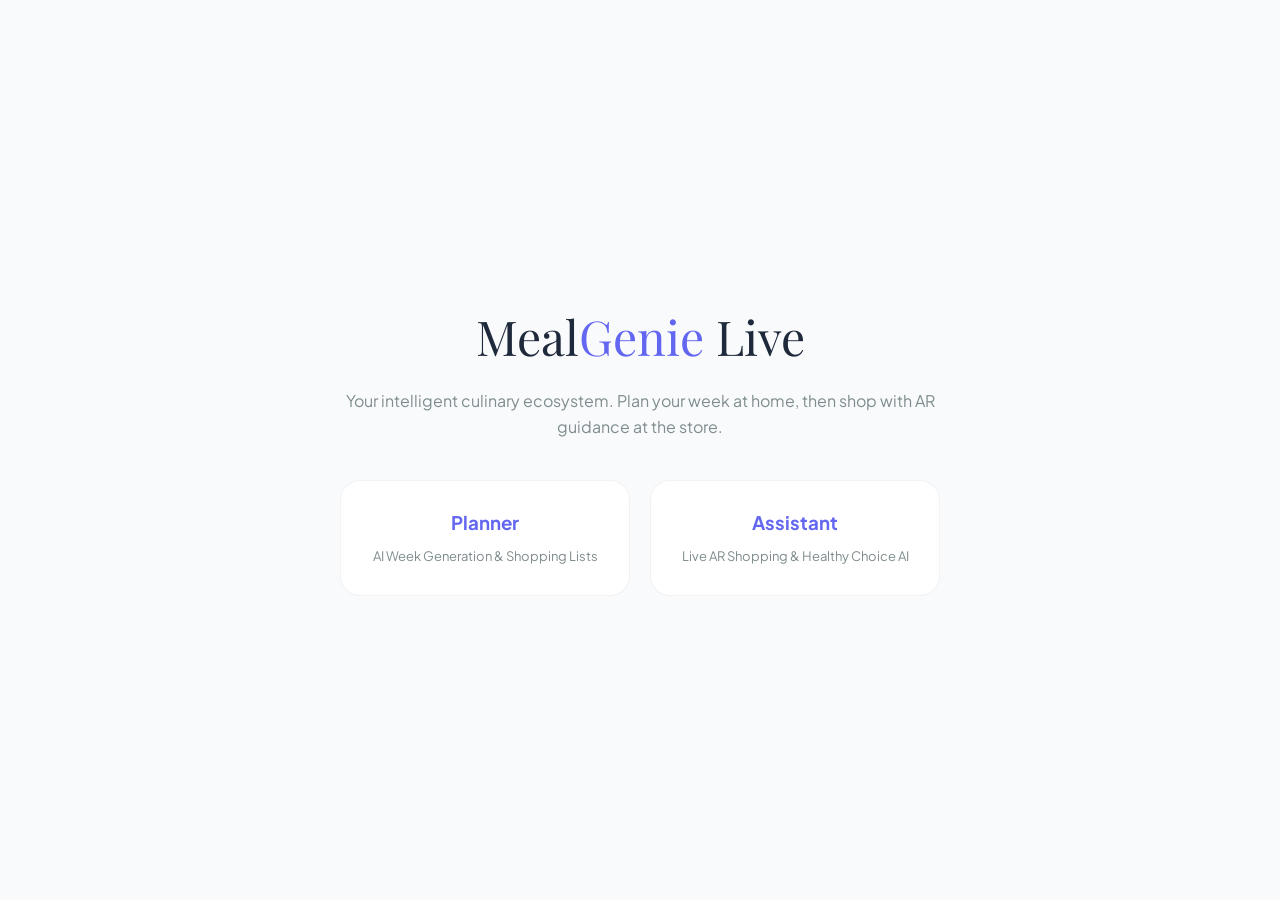
<file: index.html>
<!DOCTYPE html>
<html lang="en">
<head>
    <meta charset="UTF-8">
    <meta name="viewport" content="width=device-width, initial-scale=1.0">
    <title>MealGenie Live Suite</title>
    <link rel="preconnect" href="https://fonts.googleapis.com">
    <link rel="preconnect" href="https://fonts.gstatic.com" crossorigin>
    <link href="https://fonts.googleapis.com/css2?family=Playfair+Display:wght@700&family=Plus+Jakarta+Sans:wght@400;600;700&display=swap" rel="stylesheet">
    <style>
        :root { --primary: #6366f1; --bg: #f8fafc; --text: #1e293b; }
        body { font-family: 'Plus Jakarta Sans', sans-serif; background: var(--bg); color: var(--text); display: flex; align-items: center; justify-content: center; height: 100vh; margin: 0; text-align: center; }
        .container { max-width: 600px; padding: 40px; }
        #logo { font-family: 'Playfair Display', serif; font-size: 48px; margin-bottom: 20px; }
        #logo span { color: var(--primary); }
        p { color: #7f8c8d; line-height: 1.6; margin-bottom: 40px; }
        .choices { display: grid; grid-template-columns: 1fr 1fr; gap: 20px; }
        .choice { background: white; padding: 30px; border-radius: 20px; text-decoration: none; color: inherit; border: 1px solid rgba(0,0,0,0.05); transition: all 0.3s ease; }
        .choice:hover { transform: translateY(-5px); border-color: var(--primary); box-shadow: 0 10px 30px rgba(0,0,0,0.05); }
        .choice h3 { margin: 0 0 10px; color: var(--primary); }
        .choice span { font-size: 13px; color: #7f8c8d; }
        @media (max-width: 500px) { .choices { grid-template-columns: 1fr; } }
    </style>
</head>
<body>
    <div class="container">
        <div id="logo">Meal<span>Genie</span> Live</div>
        <p>Your intelligent culinary ecosystem. Plan your week at home, then shop with AR guidance at the store.</p>
        
        <div class="choices">
            <a href="planner/index.html" class="choice">
                <h3>Planner</h3>
                <span>AI Week Generation & Shopping Lists</span>
            </a>
            <a href="live/index.html" class="choice">
                <h3>Assistant</h3>
                <span>Live AR Shopping & Healthy Choice AI</span>
            </a>
        </div>
    </div>
</body>
</html>
</file>
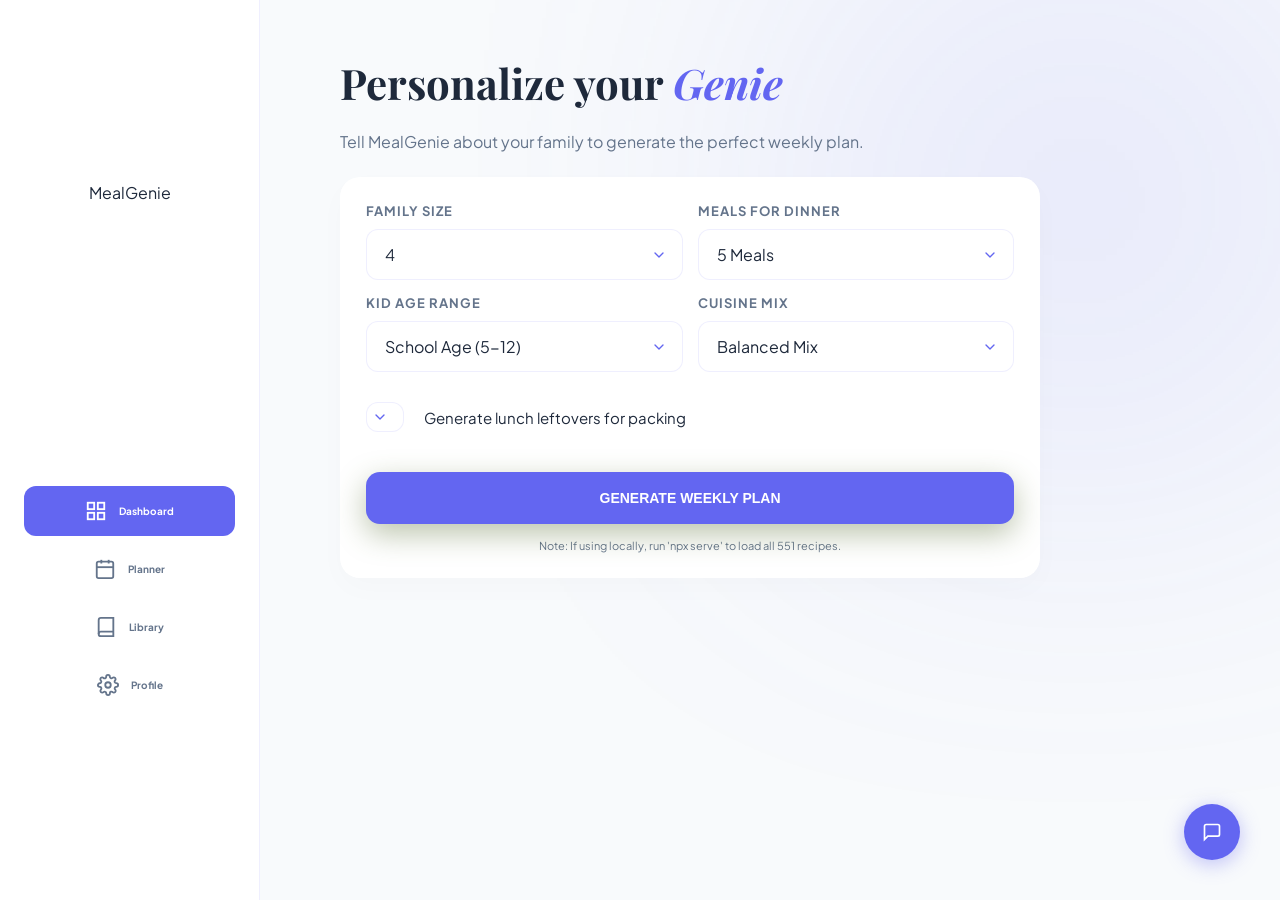
<file: planner/index.html>
<!DOCTYPE html>
<html lang="en">
<head>
    <meta charset="UTF-8">
    <meta name="viewport" content="width=device-width, initial-scale=1.0, maximum-scale=1.0, user-scalable=no, viewport-fit=cover">
    <meta name="apple-mobile-web-app-capable" content="yes">
    <meta name="apple-mobile-web-app-status-bar-style" content="black-translucent">
    <title>MealGenie - Intelligent Family Meal Planning</title>
    <link rel="stylesheet" href="planner.css">
    <link rel="preconnect" href="https://fonts.googleapis.com">
    <link rel="preconnect" href="https://fonts.gstatic.com" crossorigin>
    <link href="https://fonts.googleapis.com/css2?family=Playfair+Display:wght@700&family=Plus+Jakarta+Sans:wght@300;400;500;600;700&display=swap" rel="stylesheet">
</head>
<body>
    <div id="app">
        <!-- Sidebar Navigation -->
        <nav id="main-nav">
            <div class="logo">Meal<span>Genie</span></div>
            <ul class="nav-items">
                <li class="active" data-tab="dashboard">
                    <svg viewBox="0 0 24 24" fill="none" stroke="currentColor" stroke-width="2"><rect x="3" y="3" width="7" height="7"></rect><rect x="14" y="3" width="7" height="7"></rect><rect x="14" y="14" width="7" height="7"></rect><rect x="3" y="14" width="7" height="7"></rect></svg>
                    <span>Dashboard</span>
                </li>
                <li data-tab="planner">
                    <svg viewBox="0 0 24 24" fill="none" stroke="currentColor" stroke-width="2"><rect x="3" y="4" width="18" height="18" rx="2" ry="2"></rect><line x1="16" y1="2" x2="16" y2="6"></line><line x1="8" y1="2" x2="8" y2="6"></line><line x1="3" y1="10" x2="21" y2="10"></line></svg>
                    <span>Planner</span>
                </li>
                <li data-tab="recipes">
                    <svg viewBox="0 0 24 24" fill="none" stroke="currentColor" stroke-width="2"><path d="M4 19.5A2.5 2.5 0 0 1 6.5 17H20"></path><path d="M6.5 2H20v20H6.5A2.5 2.5 0 0 1 4 19.5v-15A2.5 2.5 0 0 1 6.5 2z"></path></svg>
                    <span>Library</span>
                </li>
                <li data-tab="settings">
                    <svg viewBox="0 0 24 24" fill="none" stroke="currentColor" stroke-width="2"><circle cx="12" cy="12" r="3"></circle><path d="M19.4 15a1.65 1.65 0 0 0 .33 1.82l.06.06a2 2 0 0 1 0 2.83 2 2 0 0 1-2.83 0l-.06-.06a1.65 1.65 0 0 0-1.82-.33 1.65 1.65 0 0 0-1 1.51V21a2 2 0 0 1-2 2 2 2 0 0 1-2-2v-.09A1.65 1.65 0 0 0 9 19.4a1.65 1.65 0 0 0-1.82.33l-.06.06a2 2 0 0 1-2.83 0 2 2 0 0 1 0-2.83l.06-.06a1.65 1.65 0 0 0 .33-1.82 1.65 1.65 0 0 0-1.51-1H3a2 2 0 0 1-2-2 2 2 0 0 1 2-2h.09A1.65 1.65 0 0 0 4.6 9a1.65 1.65 0 0 0-.33-1.82l-.06-.06a2 2 0 0 1 0-2.83 2 2 0 0 1 2.83 0l.06.06a1.65 1.65 0 0 0 1.82.33H9a1.65 1.65 0 0 0 1-1.51V3a2 2 0 0 1 2-2 2 2 0 0 1 2 2v.09a1.65 1.65 0 0 0 1 1.51 1.65 1.65 0 0 0 1.82-.33l.06-.06a2 2 0 0 1 2.83 0 2 2 0 0 1 0 2.83l-.06.06a1.65 1.65 0 0 0-.33 1.82V9a1.65 1.65 0 0 0 1.51 1H21a2 2 0 0 1 2 2 2 2 0 0 1-2 2h-.09a1.65 1.65 0 0 0-1.51 1z"></path></svg>
                    <span>Profile</span>
                </li>
            </ul>
        </nav>

        <!-- Main Content Area -->
        <main id="content">
            <!-- Setup Profile Section -->
            <section id="setup-view" class="view">
                <div class="header">
                    <h1>Personalize your <span>Genie</span></h1>
                    <p>Tell MealGenie about your family to generate the perfect weekly plan.</p>
                </div>
                
                <div class="card wizard">
                    <div class="form-grid">
                        <div class="input-group">
                            <label>Family Size</label>
                            <input type="number" id="family-size" value="4">
                        </div>
                        <div class="input-group">
                            <label>Meals for Dinner</label>
                            <select id="dinner-count">
                                <option value="3">3 Meals</option>
                                <option value="4">4 Meals</option>
                                <option value="5" selected>5 Meals</option>
                                <option value="7">7 Meals</option>
                            </select>
                        </div>
                        <div class="input-group">
                            <label>Kid Age Range</label>
                            <select id="kid-age">
                                <option value="none">No Kids</option>
                                <option value="toddler">Toddler (1-4)</option>
                                <option value="school" selected>School Age (5-12)</option>
                                <option value="teen">Teenager (13+)</option>
                            </select>
                        </div>
                        <div class="input-group">
                            <label>Cuisine Mix</label>
                            <select id="mix-level">
                                <option value="low">Comfort Favorites</option>
                                <option value="med" selected>Balanced Mix</option>
                                <option value="high">Global Explorer</option>
                            </select>
                        </div>
                    </div>
                    
                    <div class="pantry-check">
                        <label class="checkbox-container">
                            <input type="checkbox" checked id="lunch-pack">
                            <span class="checkmark"></span>
                            Generate lunch leftovers for packing
                        </label>
                    </div>

                    <button id="generate-btn">GENERATE WEEKLY PLAN</button>
                    <p style="font-size: 11px; margin-top: 15px; text-align: center;">Note: If using locally, run 'npx serve' to load all 551 recipes.</p>
                </div>
            </section>

            <!-- Library View -->
            <section id="library-view" class="view hidden">
                <div class="header">
                    <h1>Recipe <span>Library</span></h1>
                    <p id="library-count">Loading your 551 favorites...</p>
                </div>
                
                <div id="category-bar" class="pill-bar">
                    <button class="pill active" data-cat="all">All</button>
                    <!-- Pills injected here -->
                </div>

                <div id="library-list" class="meal-grid">
                    <!-- Library Items injected here -->
                </div>
            </section>

            <!-- Dashboard / Result Section -->
            <section id="dashboard-view" class="view hidden">
                <div class="header">
                    <h1>Your Weekly <span>Plan</span></h1>
                    <div class="actions">
                        <button class="secondary">EXCHANGE ALL</button>
                        <button class="primary" id="view-shopping-list">SHOPPING LIST</button>
                    </div>
                </div>

                <div id="meal-grid" class="meal-grid">
                    <!-- Meal Cards injected here -->
                </div>
            </section>

            <!-- Shopping List Section -->
            <section id="shopping-view" class="view hidden">
                <div class="header">
                    <h1>Grocery <span>List</span></h1>
                    <div class="actions">
                        <button class="secondary" id="back-to-plan">BACK</button>
                        <button class="primary" id="start-live-shopping">START LIVE SHOPPING</button>
                    </div>
                </div>
                <div class="card shopping-card">
                    <div id="shopping-list-categories">
                        <!-- Grouped items injected here -->
                    </div>
                </div>
            </section>
        </main>
    </div>

    <!-- AI Agent Assistant Drawer -->
    <div id="ai-chat-drawer" class="collapsed">
        <div id="ai-chat-header">
            <h3>MealGenie AI Agent</h3>
            <button id="ai-chat-toggle">
                <svg viewBox="0 0 24 24" fill="none" stroke="currentColor" stroke-width="2" width="20" height="20"><path d="M21 15a2 2 0 0 1-2 2H7l-4 4V5a2 2 0 0 1 2-2h14a2 2 0 0 1 2 2z"></path></svg>
            </button>
        </div>
        <div id="ai-chat-body">
            <div id="ai-chat-messages">
                <div class="chat-message agent">
                    Hello! I'm your MealGenie Agent. I can plan meals based on your preferences, search your recipe library, or answer culinary questions. Ask me to "generate a meal plan for a school-age kid with low sodium" or anything you like!
                </div>
            </div>
            <div id="ai-chat-input-area">
                <input type="text" id="ai-chat-input" placeholder="Type a message...">
                <button id="ai-chat-send">Send</button>
            </div>
        </div>
    </div>

    <!-- Background Decoration -->
    <div class="bg-blur"></div>

    <script src="recipes_data.js"></script>
    <script src="planner.js"></script>
</body>
</html>
</file>
<file: planner/planner.css>
:root {
    --primary: #6366f1; /* Electric Indigo */
    --hover: #4f46e5;
    --bg: #f8fafc; /* Cloud White */
    --text: #1e293b; /* Midnight Slate */
    --text-light: #64748b;
    --card-bg: #ffffff;
    --accent: #10b981; /* Spring Mint */
    --border: rgba(99, 102, 241, 0.1);
    /* iOS Safe Areas & Dynamic Viewport */
    --safe-top: env(safe-area-inset-top, 20px);
    --safe-bottom: env(safe-area-inset-bottom, 20px);
    --view-height: 100dvh;
}

* {
    margin: 0;
    padding: 0;
    box-sizing: border-box;
    -webkit-tap-highlight-color: transparent;
}

body {
    font-family: 'Plus Jakarta Sans', sans-serif;
    background-color: var(--bg);
    color: var(--text);
    height: var(--view-height);
    width: 100vw;
    overflow: hidden;
}

#app {
    display: flex;
    flex-direction: column;
    height: 100%;
    width: 100%;
}

/* Bottom Navigation (was sidebar) */
#main-nav {
    width: 100%;
    height: calc(65px + var(--safe-bottom));
    background: rgba(255, 255, 255, 0.95);
    backdrop-filter: blur(20px);
    border-top: 1px solid var(--border);
    padding: 10px 15px var(--safe-bottom);
    position: fixed;
    bottom: 0;
    left: 0;
    z-index: 100;
    display: flex;
    flex-direction: row;
    justify-content: space-around;
    align-items: center;
}

.logo {
    display: none; /* Hide logo on mobile nav */
}

.nav-items {
    display: flex;
    justify-content: space-around;
    width: 100%;
    margin: 0;
}

.nav-items li {
    display: flex;
    align-items: center;
    flex-direction: column;
    gap: 4px;
    padding: 8px;
    margin: 0;
    flex: 1;
    justify-content: center;
    border-radius: 12px;
    cursor: pointer;
    color: var(--text-light);
    transition: all 0.2s ease;
}

.nav-items li svg {
    width: 22px;
    height: 22px;
}

.nav-items li span {
    font-size: 10px;
    font-weight: 700;
}

.nav-items li:hover {
    background: rgba(85, 107, 47, 0.05);
    color: var(--primary);
}

.nav-items li.active {
    background: var(--primary);
    color: white;
}

/* Main Content Area */
#content {
    flex: 1;
    width: 100%;
    padding: calc(var(--safe-top) + 20px) 20px calc(80px + var(--safe-bottom));
    overflow-y: auto;
    overflow-x: hidden; /* No side wiggle */
    -webkit-overflow-scrolling: touch;
}

.header {
    margin-bottom: 25px;
    display: flex;
    justify-content: space-between;
    align-items: flex-start;
    flex-direction: column;
    gap: 15px;
}

h1 {
    font-family: 'Playfair Display', serif;
    font-size: 32px;
    max-width: 500px;
    line-height: 1.1;
}

h1 span {
    color: var(--primary);
    font-style: italic;
}

p {
    color: var(--text-light);
    margin-top: 10px;
}

/* Card & Forms */
.card {
    background: var(--card-bg);
    backdrop-filter: blur(20px);
    border: 1px solid rgba(255, 255, 255, 0.5);
    border-radius: 20px;
    padding: 25px;
    box-shadow: 0 10px 30px rgba(0,0,0,0.02);
}

.wizard {
    max-width: 700px;
}

.form-grid {
    display: grid;
    grid-template-columns: 1fr; /* Single column on mobile */
    gap: 15px;
    margin-bottom: 30px;
}

.input-group {
    display: flex;
    flex-direction: column;
    gap: 10px;
}

.input-group label {
    font-size: 13px;
    font-weight: 700;
    text-transform: uppercase;
    letter-spacing: 1px;
    color: var(--text-light);
}

input, select {
    padding: 14px 18px;
    border-radius: 12px;
    border: 1.5px solid var(--border);
    background: white;
    font-family: inherit;
    font-size: 16px;
    outline: none;
    color: var(--text);
    position: relative;
    z-index: 10;
    -webkit-appearance: none;
    appearance: none;
    background-image: url("data:image/svg+xml,%3Csvg xmlns='http://www.w3.org/2000/svg' width='24' height='24' viewBox='0 0 24 24' fill='none' stroke='%236366f1' stroke-width='2' stroke-linecap='round' stroke-linejoin='round'%3E%3Cpolyline points='6 9 12 15 18 9'%3E%3C/polyline%3E%3C/svg%3E");
    background-repeat: no-repeat;
    background-position: right 15px center;
    background-size: 16px;
}

input:focus, select:focus {
    border-color: var(--primary);
}

/* Checkbox Styling */
.checkbox-container {
    display: flex;
    align-items: center;
    gap: 10px;
    font-size: 15px;
    cursor: pointer;
}

.pantry-check {
    margin-bottom: 40px;
}

#generate-btn {
    background: var(--primary);
    color: white;
    border: none;
    padding: 18px 32px;
    border-radius: 14px;
    font-weight: 700;
    font-size: 14px;
    cursor: pointer;
    transition: all 0.2s ease;
    width: 100%;
    position: sticky;
    bottom: 0;
    box-shadow: 0 10px 30px rgba(85, 107, 47, 0.4);
}

#generate-btn:hover {
    background: var(--hover);
    transform: translateY(-2px);
}

#generate-btn:active {
    transform: translateY(0);
}

/* Meal Grid */
/* Pill Bar */
.pill-bar {
    display: flex;
    gap: 10px;
    overflow-x: auto;
    width: calc(100% + 40px); /* Extend past padding */
    margin: 0 -20px 30px -20px;
    padding: 10px 20px 20px;
    scrollbar-width: none;
    -webkit-overflow-scrolling: touch;
}

.pill-bar::-webkit-scrollbar { display: none; } /* Hide scrollbar Chrome/Safari */

.pill {
    white-space: nowrap;
    padding: 10px 24px;
    border-radius: 30px;
    border: 1px solid var(--border);
    background: white;
    font-size: 14px;
    font-weight: 600;
    cursor: pointer;
    transition: all 0.2s ease;
    color: var(--text-light);
}

.pill:hover {
    border-color: var(--primary);
    color: var(--primary);
}

.pill.active {
    background: var(--primary);
    color: white;
    border-color: var(--primary);
}

.meal-grid {
    display: grid;
    grid-template-columns: 1fr 1fr;
    gap: 12px;
    width: 100%;
}

.meal-card {
    background: white;
    border-radius: 16px;
    padding: 15px;
    border: 1px solid var(--border);
    transition: transform 0.3s ease;
    position: relative;
    display: flex;
    flex-direction: column;
    min-height: 140px;
}

.meal-card:hover {
    transform: translateY(-5px);
    box-shadow: 0 10px 40px rgba(0,0,0,0.05);
}

.meal-card .day {
    font-size: 11px;
    font-weight: 800;
    color: var(--accent);
    margin-bottom: 8px;
}

.meal-card h3 {
    font-size: 14px;
    margin-bottom: 12px;
    line-height: 1.2;
    flex: 1;
}

.add-recipe-btn {
    width: 100%;
    padding: 10px;
    border-radius: 10px;
    border: none;
    background: var(--primary);
    color: white;
    font-size: 12px;
    font-weight: 700;
    cursor: pointer;
    margin-top: 10px;
}

.meal-card .meta {
    margin-top: auto;
    display: flex;
    justify-content: space-between;
    align-items: center;
    gap: 10px;
}

.remove-btn {
    background: rgba(255, 77, 77, 0.1);
    color: #ff4d4d;
    border: none;
    padding: 6px 12px;
    border-radius: 6px;
    font-size: 10px;
    font-weight: 700;
    cursor: pointer;
}

.tag {
    font-size: 10px;
    padding: 4px 8px;
    background: rgba(0,0,0,0.04);
    border-radius: 4px;
    font-weight: 600;
}

.tag.lunch {
    background: rgba(85, 107, 47, 0.1);
    color: var(--primary);
}

/* Shopping List */
.shopping-card {
    max-width: 600px;
}

.category-group {
    margin-bottom: 30px;
}

.category-group h4 {
    font-size: 12px;
    text-transform: uppercase;
    color: var(--accent);
    border-bottom: 1px solid var(--border);
    padding-bottom: 8px;
    margin-bottom: 12px;
}

.list-item {
    display: flex;
    align-items: center;
    gap: 12px;
    margin-bottom: 10px;
    font-size: 15px;
}

/* Utils */
.hidden { display: none !important; }

.bg-blur {
    position: fixed;
    width: 600px;
    height: 600px;
    background: var(--primary);
    filter: blur(150px);
    opacity: 0.1;
    top: -100px;
    right: -100px;
    z-index: -1; /* Behind everything */
    pointer-events: none;
}

#start-live-shopping {
    background: var(--primary);
    color: white;
    padding: 18px;
    border-radius: 14px;
    border: none;
    width: 100%;
    font-weight: 700;
    margin-top: 20px;
    box-shadow: 0 10px 25px rgba(99, 102, 241, 0.3);
}

#back-to-plan {
    width: 100%;
    background: transparent;
    border: 1px solid var(--border);
    padding: 12px;
    border-radius: 12px;
    margin-top: 10px;
}

@media (min-width: 768px) {
    #app { flex-direction: row; }
    #main-nav { 
        width: 260px; height: 100%; position: relative; flex-direction: column; padding: 40px 24px; 
        border-top: none; border-right: 1px solid var(--border);
    }
    .logo { display: block; }
    .nav-items { flex-direction: column; }
    .nav-items li { flex-direction: row; gap: 12px; padding: 14px 18px; margin-bottom: 8px; }
    #content { padding: 60px 80px; }
    .form-grid { grid-template-columns: 1fr 1fr; }
    .meal-grid { grid-template-columns: repeat(auto-fill, minmax(280px, 1fr)); }
    h1 { font-size: 42px; }
}

/* AI Agent Drawer Styling */
#ai-chat-drawer {
    position: fixed;
    right: 20px;
    bottom: calc(85px + var(--safe-bottom)); /* Lifted above bottom nav on mobile */
    width: 350px;
    height: 480px;
    background: rgba(255, 255, 255, 0.95);
    backdrop-filter: blur(20px);
    border: 1px solid var(--border);
    border-radius: 24px;
    box-shadow: 0 10px 40px rgba(99, 102, 241, 0.15);
    z-index: 1000;
    display: flex;
    flex-direction: column;
    transition: all 0.3s cubic-bezier(0.4, 0, 0.2, 1);
    overflow: hidden;
}

#ai-chat-drawer.collapsed {
    width: 56px;
    height: 56px;
    border-radius: 50%;
    cursor: pointer;
    background: var(--primary);
    box-shadow: 0 4px 20px rgba(99, 102, 241, 0.4);
    display: flex;
    align-items: center;
    justify-content: center;
}

#ai-chat-header {
    display: flex;
    justify-content: space-between;
    align-items: center;
    padding: 16px 20px;
    border-bottom: 1px solid var(--border);
    background: rgba(99, 102, 241, 0.03);
}

#ai-chat-drawer.collapsed #ai-chat-header {
    padding: 0;
    width: 100%;
    height: 100%;
    justify-content: center;
    border: none;
    background: transparent;
}

#ai-chat-header h3 {
    font-size: 16px;
    font-weight: 700;
    color: var(--primary);
}

#ai-chat-drawer.collapsed #ai-chat-header h3 {
    display: none;
}

#ai-chat-toggle {
    background: transparent;
    border: none;
    color: var(--text-light);
    cursor: pointer;
    width: 32px;
    height: 32px;
    display: flex;
    align-items: center;
    justify-content: center;
    border-radius: 50%;
    transition: background 0.2s;
}

#ai-chat-toggle:hover {
    background: rgba(0, 0, 0, 0.05);
}

#ai-chat-drawer.collapsed #ai-chat-toggle {
    color: white;
    width: 100%;
    height: 100%;
}

#ai-chat-body {
    display: flex;
    flex-direction: column;
    flex: 1;
    overflow: hidden;
}

#ai-chat-drawer.collapsed #ai-chat-body {
    display: none;
}

#ai-chat-messages {
    flex: 1;
    padding: 20px;
    overflow-y: auto;
    display: flex;
    flex-direction: column;
    gap: 12px;
}

.chat-message {
    padding: 12px 16px;
    border-radius: 16px;
    font-size: 14px;
    line-height: 1.4;
    max-width: 85%;
    word-break: break-word;
}

.chat-message.agent {
    background: #f1f5f9;
    color: var(--text);
    align-self: flex-start;
    border-bottom-left-radius: 4px;
}

.chat-message.user {
    background: var(--primary);
    color: white;
    align-self: flex-end;
    border-bottom-right-radius: 4px;
}

#ai-chat-input-area {
    padding: 12px 16px;
    border-top: 1px solid var(--border);
    display: flex;
    gap: 8px;
    background: white;
}

#ai-chat-input {
    flex: 1;
    padding: 10px 14px;
    border-radius: 12px;
    border: 1px solid var(--border);
    font-size: 14px;
    outline: none;
    -webkit-appearance: none;
    appearance: none;
    background-image: none; /* remove select dropdown arrow style */
}

#ai-chat-input:focus {
    border-color: var(--primary);
}

#ai-chat-send {
    background: var(--primary);
    color: white;
    border: none;
    padding: 0 16px;
    border-radius: 12px;
    font-weight: 700;
    font-size: 13px;
    cursor: pointer;
}

#ai-chat-send:hover {
    background: var(--hover);
}

@media (min-width: 768px) {
    #ai-chat-drawer {
        right: 40px;
        bottom: 40px;
        width: 380px;
        height: 520px;
    }
}
</file>
